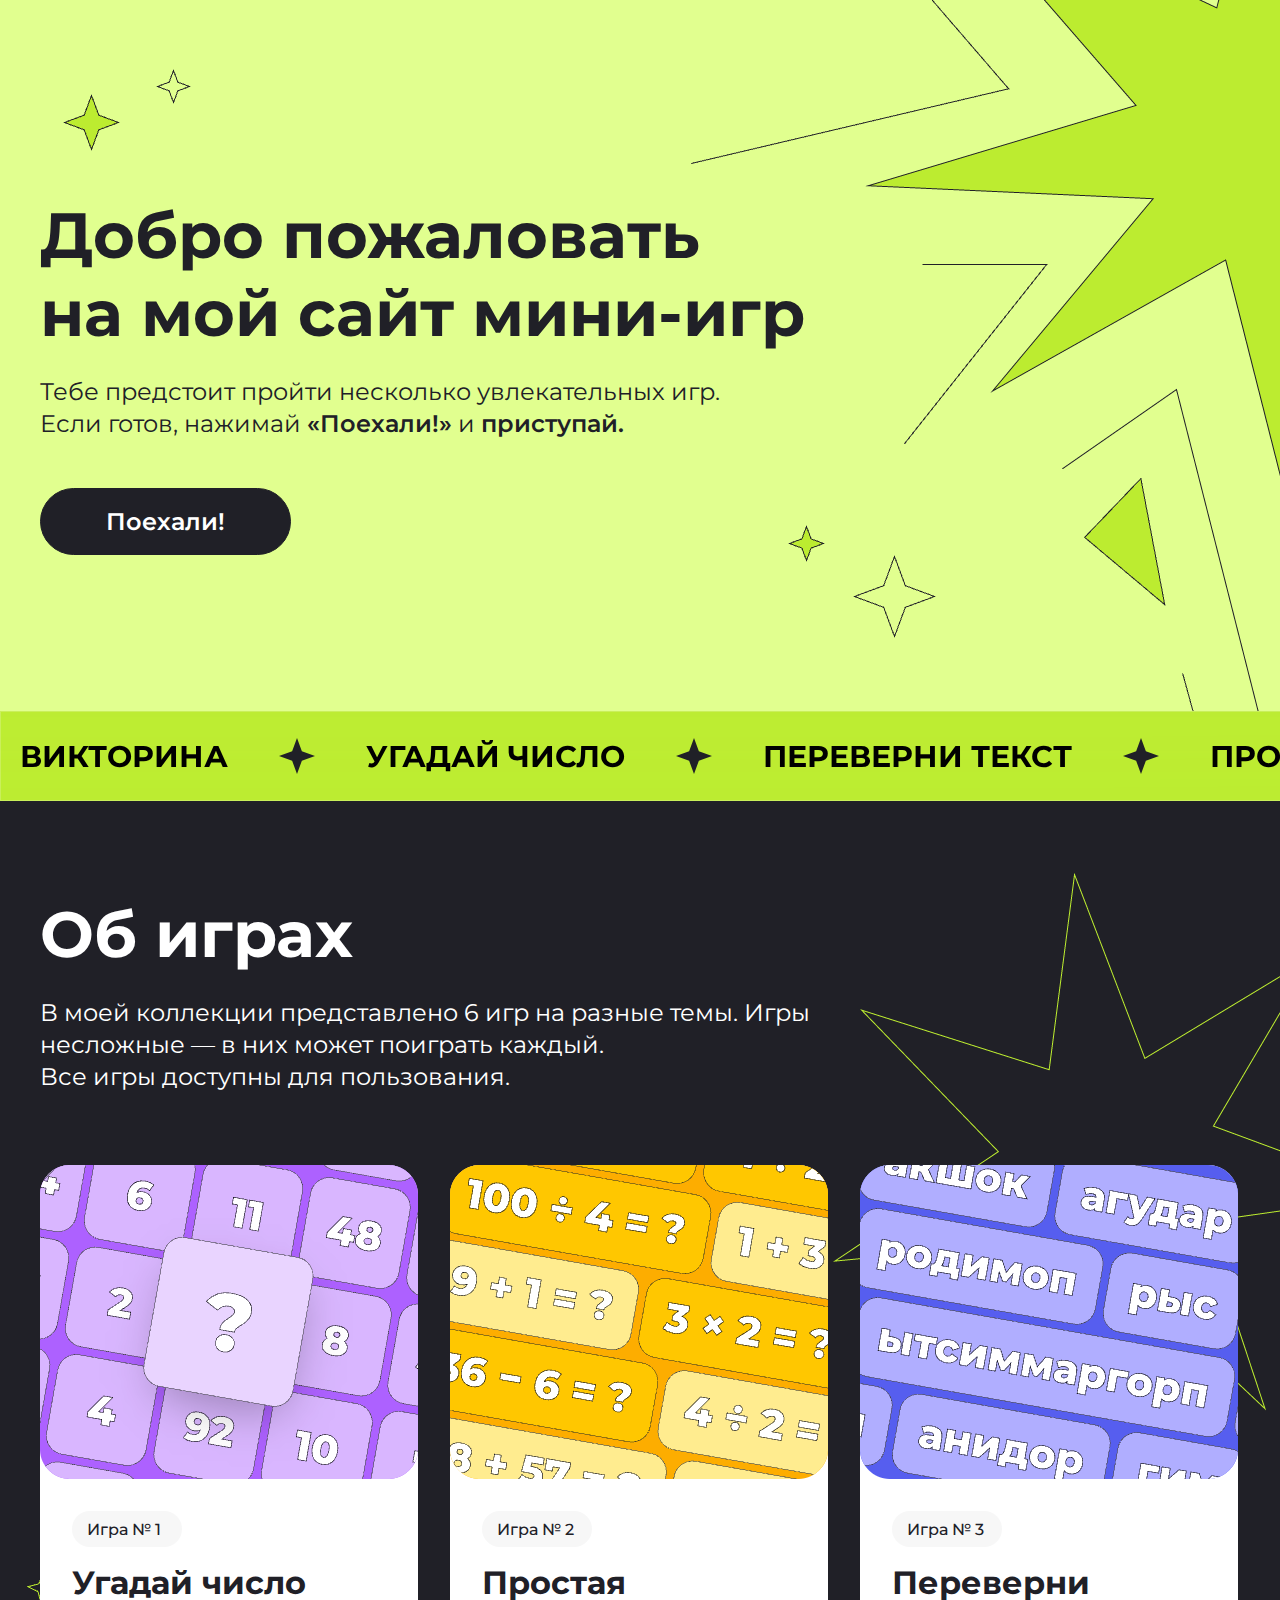
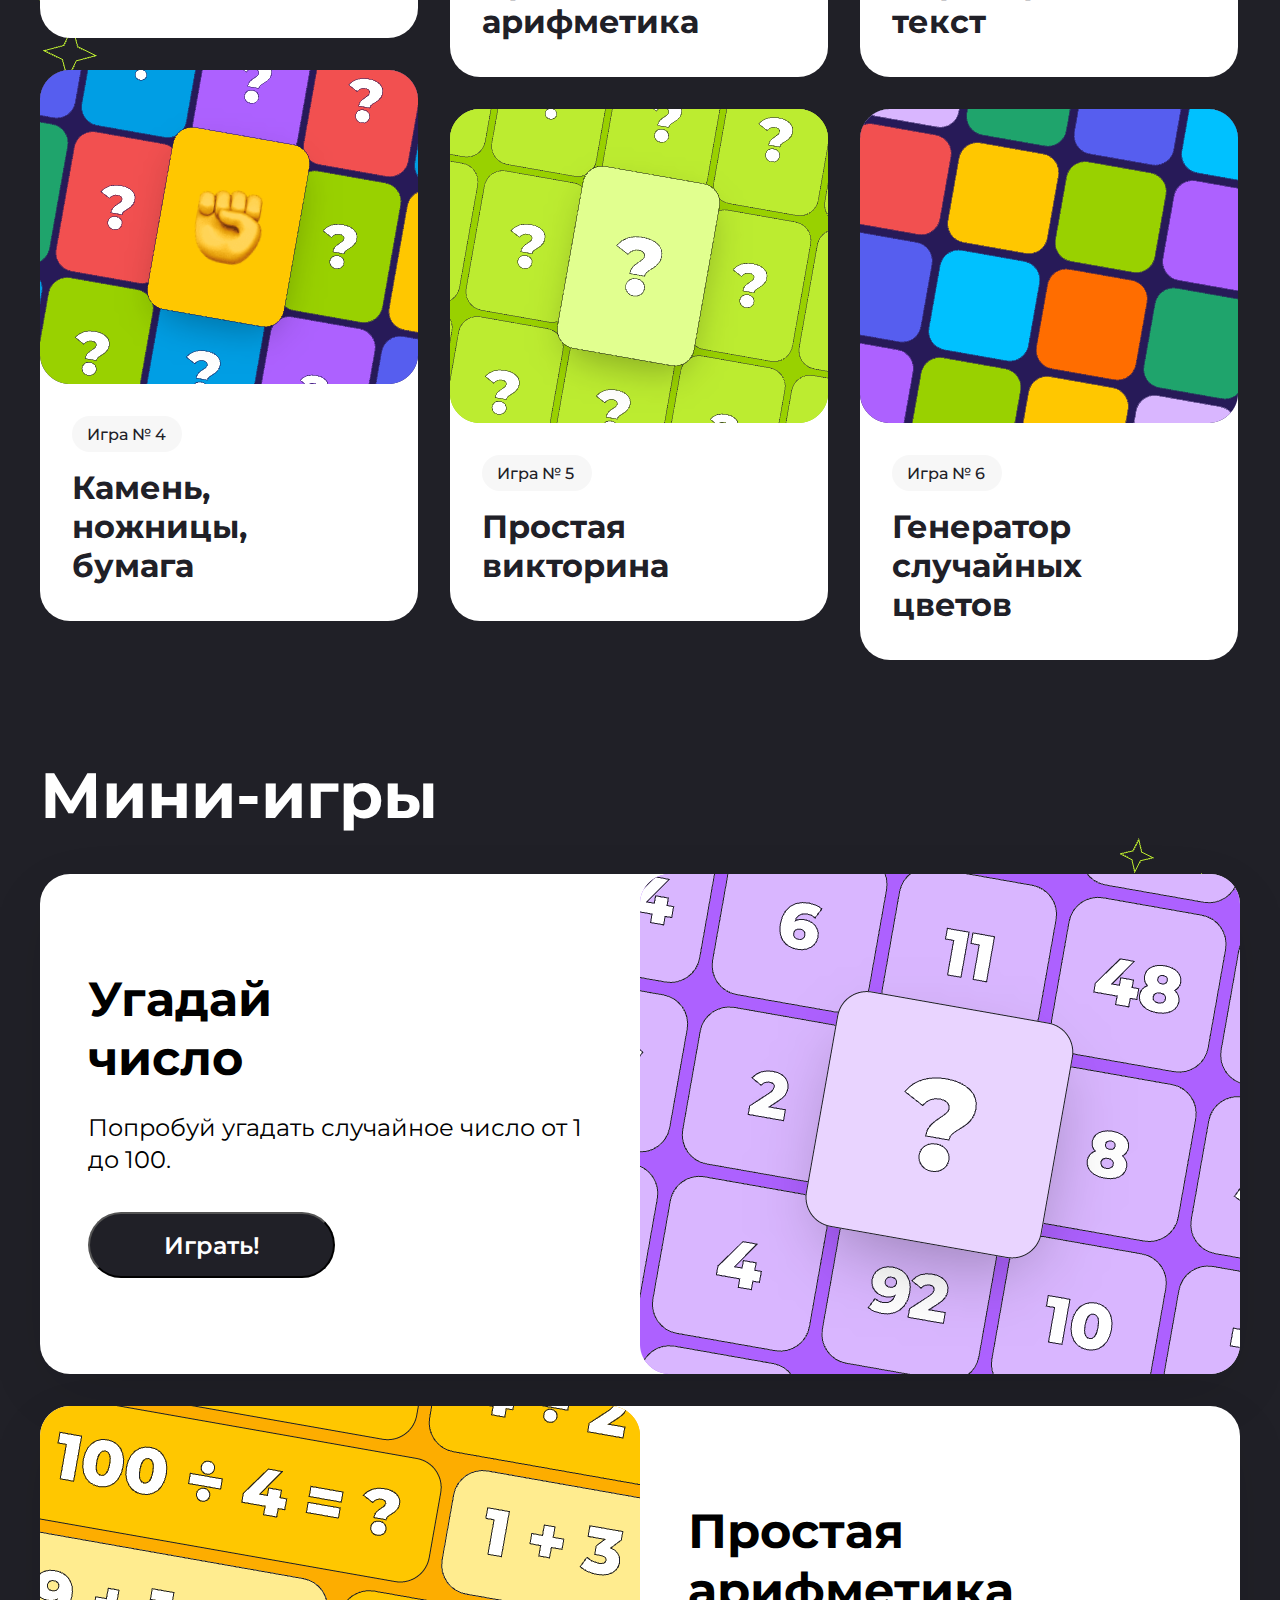
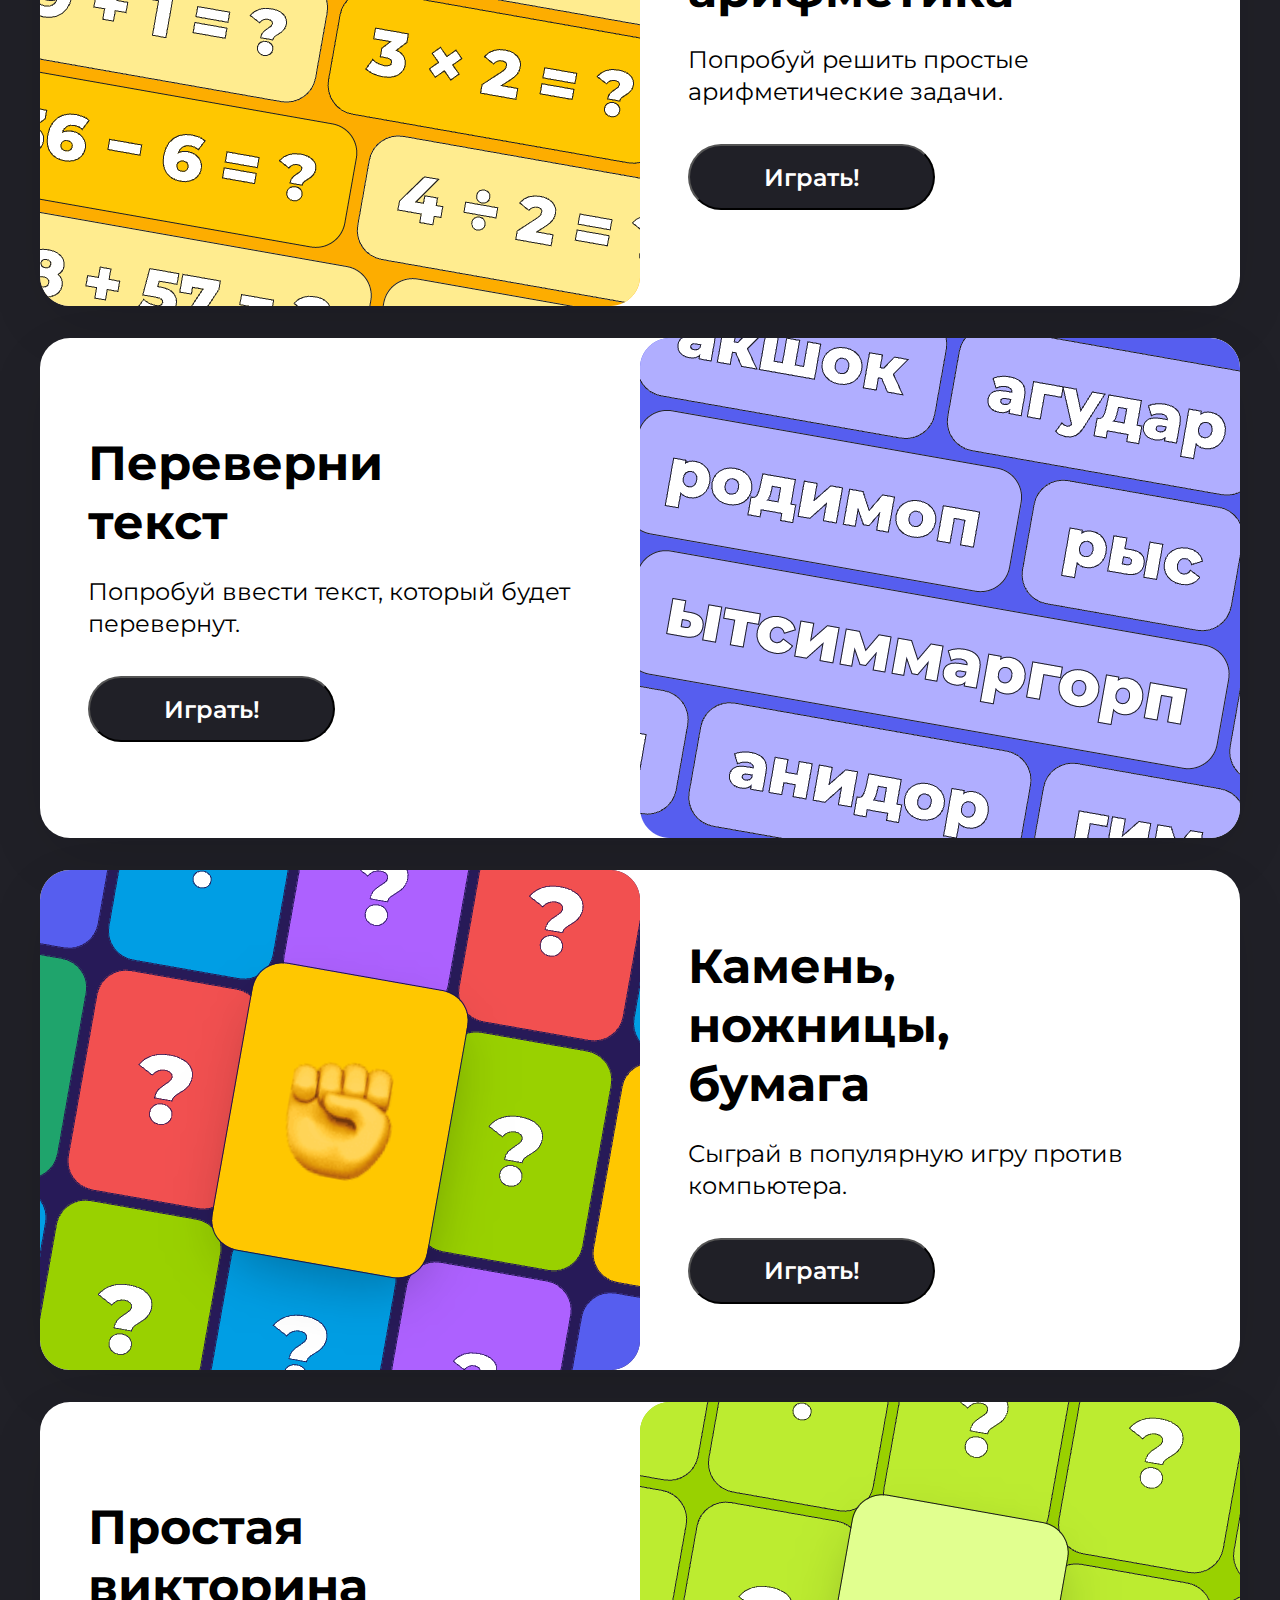
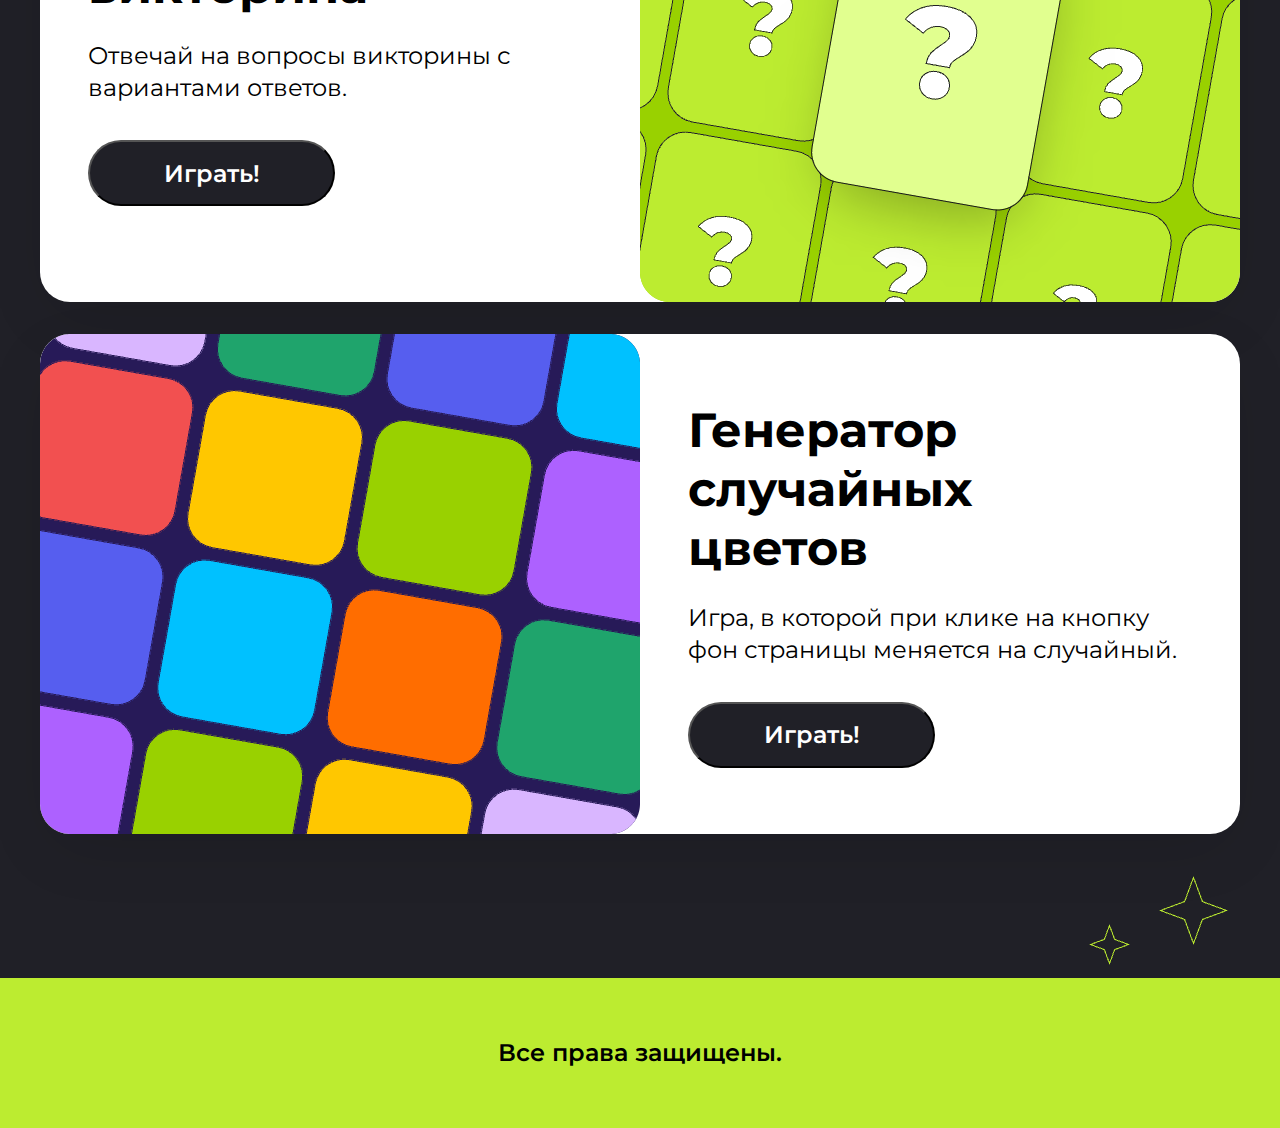
<file: index.html>
<!DOCTYPE html>
<html lang="en">

<head>
    <meta charset="UTF-8">
    <meta name="viewport" content="width=device-width, initial-scale=1.0">
    <link rel="preconnect" href="https://fonts.googleapis.com">
    <link rel="preconnect" href="https://fonts.gstatic.com" crossorigin>
    <link href="https://fonts.googleapis.com/css2?family=Montserrat:wght@100..900&display=swap" rel="stylesheet">
    <title>Мой сайт мини-игр</title>
    <link rel="stylesheet" href="styles/style.css">
</head>

<body>
    <header class="top center">
        <h1 class="top__title">Добро пожаловать<br>на мой сайт мини-игр</h1>
        <p class="top__text">Тебе предстоит пройти несколько увлекательных игр. Если готов, нажимай
            <a href="#" class="top__link">«Поехали!»</a>
            <span>и</span>
            <a href="#" class="top__link">приступай.</a>
        </p>

        <a href="#game-info" class="top__button">Поехали!</a>
        <a href="#game-box" class="top__button-mobile">Поехали!</a>

    </header>
    <div class="menu-container">
        <div class="menu">
            <p class="menu-item menu-item_first">Викторина</p> <img class="menu-img" src="./img/Star.svg"
                alt="Звездочка">
            <p class="menu-item">угадай число</p> <img class="menu-img" src="./img/Star.svg" alt="Звездочка">
            <p class="menu-item">Переверни текст</p> <img class="menu-img" src="./img/Star.svg" alt="Звездочка">
            <p class="menu-item">Простая арифметика</p> <img class="menu-img" src="./img/Star.svg" alt="Звездочка">
            <p class="menu-item">Камень, ножницы, бумага</p> <img class="menu-img" src="./img/Star.svg" alt="Звездочка">
            <p class="menu-item">Генератор случайных цветов</p> <img class="menu-img" src="./img/Star.svg"
                alt="Звездочка">            
        </div>
    </div>
    <section class="game-info center" id="game-info">
        <h2 class="game-info__title">Об играх</h2>
        <p class="game-info__text">В моей коллекции представлено 6 игр на разные темы. Игры несложные — в них может
            поиграть каждый.<br>Все игры доступны для пользования.</p>
        <div class="game-info__container">
            <div class="game-info__mini-game">
                <a class="game-info__link" href="#game-1">
                    <article class="mini-game">
                        <img class="mini-game__img" src="./img/game-1.png" alt="Угадай число">
                        <div class="mini-game__content">
                            <p class="mini-game__number">Игра № 1</p>
                            <h3 class="mini-game__name">Угадай число</h3>
                        </div>
                    </article>
                </a>
                <a class="game-info__link" href="#game-4">
                    <article class="mini-game">
                        <img class="mini-game__img" src="./img/game-4.png" alt="Угадай число">
                        <div class="mini-game__content">
                            <p class="mini-game__number">Игра № 4</p>
                            <h3 class="mini-game__name">Камень, ножницы, бумага</h3>
                        </div>
                    </article>
                </a>
            </div>
            <div class="game-info__mini-game">
                <a class="game-info__link" href="#game-2">
                    <article class="mini-game">
                        <img class="mini-game__img" src="./img/game-2.png" alt="Угадай число">
                        <div class="mini-game__content">
                            <p class="mini-game__number">Игра № 2</p>
                            <h3 class="mini-game__name">Простая арифметика</h3>
                        </div>
                    </article>
                </a>
                <a class="game-info__link" href="#game-5">
                    <article class="mini-game">
                        <img class="mini-game__img" src="./img/game-5.png" alt="Угадай число">
                        <div class="mini-game__content">
                            <p class="mini-game__number">Игра № 5</p>
                            <h3 class="mini-game__name">Простая викторина</h3>
                        </div>
                    </article>
                </a>
            </div>
            <div class="game-info__mini-game">
                <a class="game-info__link" href="#game-3">
                    <article class="mini-game">
                        <img class="mini-game__img" src="./img/game-3.png" alt="Угадай число">
                        <div class="mini-game__content">
                            <p class="mini-game__number">Игра № 3</p>
                            <h3 class="mini-game__name">Переверни текст</h3>
                        </div>
                    </article>
                </a>
                <a class="game-info__link" href="#game-6">
                    <article class="mini-game">
                        <img class="mini-game__img" src="./img/game-6.png" alt="Угадай число">
                        <div class="mini-game__content">
                            <p class="mini-game__number">Игра № 6</p>
                            <h3 class="mini-game__name">Генератор случайных цветов</h3>
                        </div>
                    </article>
                </a>
            </div>

        </div>
    </section>
    <section class="game-box center" id="game-box">
        <h2 class="game-box__title">Мини-игры</h2>
        <div class="game-box__container">
            <article class="game-card">
            <div class="game-card__content">
                <h3 class="game-card__title">Угадай число</h3>
                <p class="game-card__desc">Попробуй угадать случайное число от 1 до 100.</p>
                <button class="game-card__button" id="playGame-1">Играть!</button>
            </div>
            <div class="game-card__image" id="game-1">
                <img class="game-card__img" src="./img/game-1big.png" alt="Угадай число">
            </div>
        </article>
        <article class="game-card game-card_left">
            <div class="game-card__content">
                <h3 class="game-card__title">Простая арифметика</h3>
                <p class="game-card__desc">Попробуй решить простые арифметические задачи.</p>
                <button class="game-card__button" id="playGame-2">Играть!</button>
            </div>
            <div class="game-card__image" id="game-2">
                <img class="game-card__img" src="./img/game-2big.png" alt="Простая арифметика">
            </div>
        </article>
        <article class="game-card">
            <div class="game-card__content" id="game-3">
                <h3 class="game-card__title">Переверни текст</h3>
                <p class="game-card__desc">Попробуй ввести текст, который будет перевернут.</p>
                <button class="game-card__button" id="playGame-3">Играть!</button>
            </div>
            <div class="game-card__image">
                <img class="game-card__img" src="./img/game-3big.png" alt="Переверни текст">
            </div>
        </article>
        <article class="game-card game-card_left">
            <div class="game-card__content">
                <h3 class="game-card__title">Камень, ножницы, бумага</h3>
                <p class="game-card__desc">Сыграй в популярную игру против компьютера.</p>
                <button class="game-card__button" id="playGame-4">Играть!</button>
            </div>
            <div class="game-card__image" id="game-4">
                <img class="game-card__img" src="./img/game-4big.png" alt="Камень, ножницы, бумага">
            </div>
        </article>
        <article class="game-card">
            <div class="game-card__content">
                <h3 class="game-card__title">Простая викторина</h3>
                <p class="game-card__desc">Отвечай на вопросы викторины с вариантами ответов.</p>
                <button class="game-card__button" id="playGame-5">Играть!</button>
            </div>
            <div class="game-card__image" id="game-5">
                <img class="game-card__img" src="./img/game-5big.png" alt="Простая викторина">
            </div>
        </article>
        <article class="game-card game-card_left">
            <div class="game-card__content">
                <h3 class="game-card__title">Генератор случайных цветов</h3>
                <p class="game-card__desc">Игра, в которой при клике на кнопку фон страницы меняется на случайный.
                </p>
                <button class="game-card__button" id="playGame-6">Играть!</button>
            </div>
            <div class="game-card__image" id="game-6">
                <img class="game-card__img" src="./img/game-6big.png" alt="Генератор случайных цветов">
            </div>
        </article>
        </div>
    </section>
    <footer class="footer">
        <p class="footer__info">Все права защищены.</p>
    </footer>

    <script src="sripts/game1.js"></script>


</body>

</html>
</file>
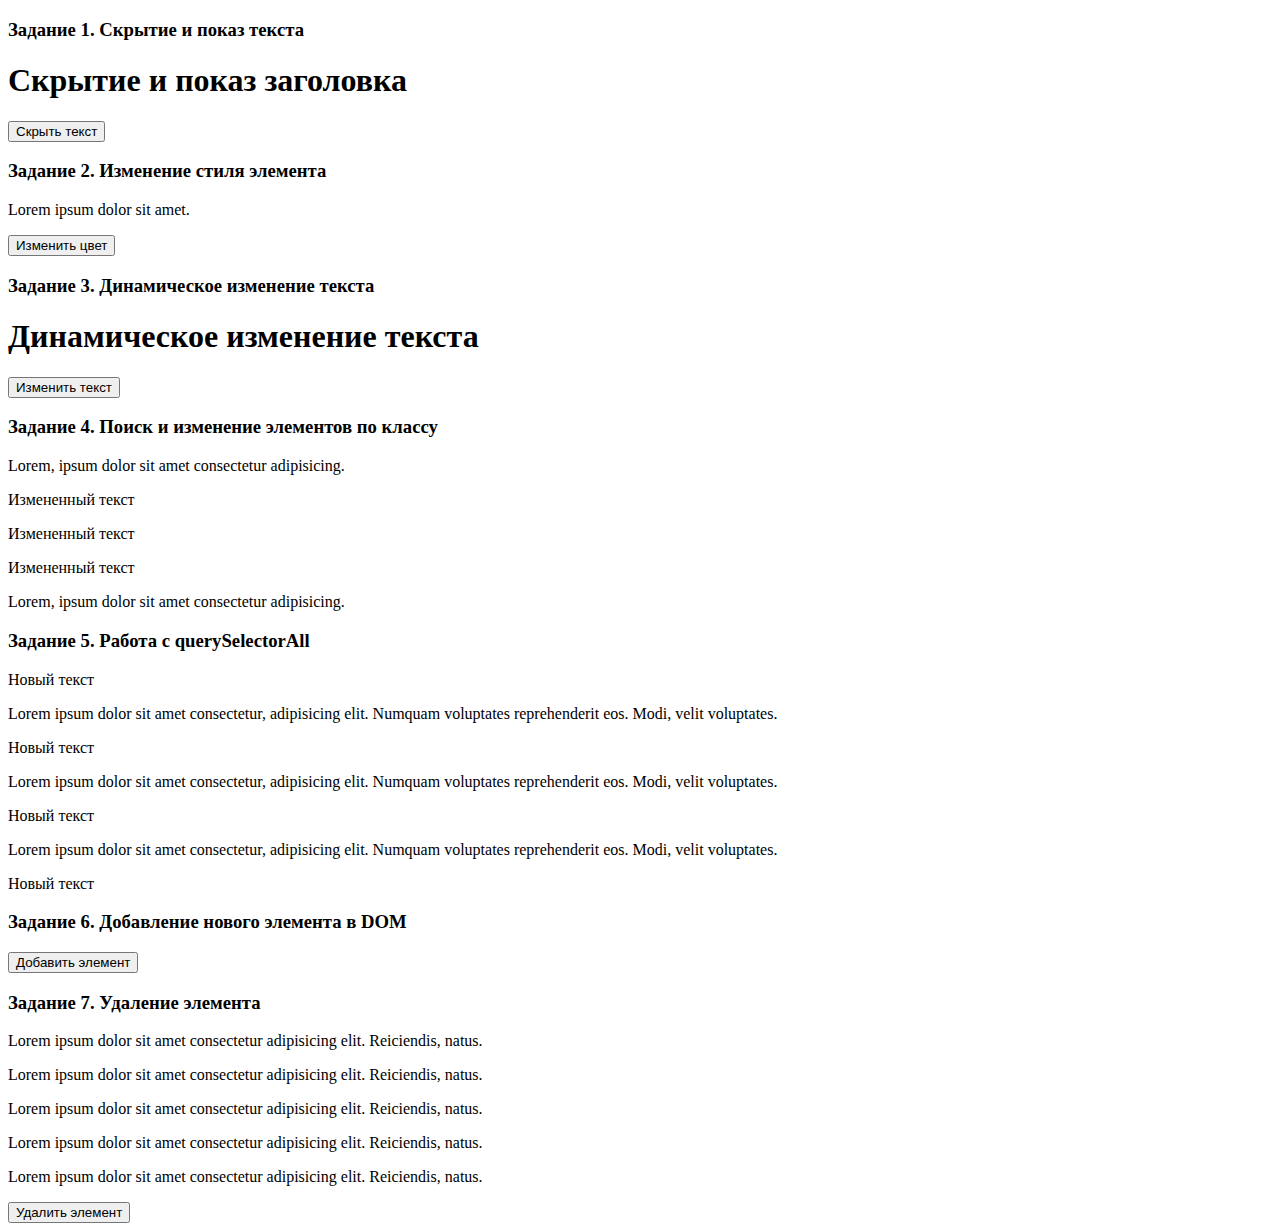
<file: viewing.html>
<!DOCTYPE html>
<html lang="en">
<head>
    <meta charset="UTF-8">
    <meta name="viewport" content="width=device-width, initial-scale=1.0">
    <title>Document</title>
</head>
<body>
    <div class="content1">
        <h3>Задание 1. Скрытие и показ текста</h3>
        <h1 class="title">Скрытие и показ заголовка</h1>
        <button class="btn">Скрыть текст</button>
    </div>

    <div class="content2">
        <h3>Задание 2. Изменение стиля элемента</h3>
        <p class="text2">Lorem ipsum dolor sit amet.</p>
        <button class="btn2">Изменить цвет</button>

    </div>

    <div class="content3">
        <h3>Задание 3. Динамическое изменение текста</h3>
        <h1 class="title3">Динамическое изменение текста</h1>
        <button class="btn3">Изменить текст</button>
    </div>

    <div class="content4">
        <h3>Задание 4. Поиск и изменение элементов по классу</h3>
        <p class="text4">Lorem, ipsum dolor sit amet consectetur adipisicing.</p>
        <p class="description4">Lorem, ipsum dolor sit amet consectetur adipisicing.</p>
        <p class="description4">Lorem, ipsum dolor sit amet consectetur adipisicing.</p>
        <p class="description4">Lorem, ipsum dolor sit amet consectetur adipisicing.</p>
        <p class="text4">Lorem, ipsum dolor sit amet consectetur adipisicing.</p>
    </div>

    <div class="content5">
        <h3>Задание 5. Работа с querySelectorAll</h3>
        <p class="description5">Lorem ipsum dolor sit amet consectetur, adipisicing elit. Numquam voluptates reprehenderit eos. Modi, velit voluptates.</p>
        <p class="text5">Lorem ipsum dolor sit amet consectetur, adipisicing elit. Numquam voluptates reprehenderit eos. Modi, velit voluptates.</p>
        <p class="description5">Lorem ipsum dolor sit amet consectetur, adipisicing elit. Numquam voluptates reprehenderit eos. Modi, velit voluptates.</p>
        <p class="text5">Lorem ipsum dolor sit amet consectetur, adipisicing elit. Numquam voluptates reprehenderit eos. Modi, velit voluptates.</p>
        <p class="description5">Lorem ipsum dolor sit amet consectetur, adipisicing elit. Numquam voluptates reprehenderit eos. Modi, velit voluptates.</p>
        <p class="text5">Lorem ipsum dolor sit amet consectetur, adipisicing elit. Numquam voluptates reprehenderit eos. Modi, velit voluptates.</p>
        <p class="description5">Lorem ipsum dolor sit amet consectetur, adipisicing elit. Numquam voluptates reprehenderit eos. Modi, velit voluptates.</p>
    </div>


    <div class="content6">
        <h3>Задание 6. Добавление нового элемента в DOM</h3>
        <button class="btn6">Добавить элемент</button>
    </div>

    <div class="content7">
        <h3>Задание 7. Удаление элемента</h3>
        <p class="description7">Lorem ipsum dolor sit amet consectetur adipisicing elit. Reiciendis, natus.</p>
        <p class="description7">Lorem ipsum dolor sit amet consectetur adipisicing elit. Reiciendis, natus.</p>
        <p class="text7">Lorem ipsum dolor sit amet consectetur adipisicing elit. Reiciendis, natus.</p>
        <p class="text7">Lorem ipsum dolor sit amet consectetur adipisicing elit. Reiciendis, natus.</p>
        <p class="description7">Lorem ipsum dolor sit amet consectetur adipisicing elit. Reiciendis, natus.</p>
        <button class="btn7">Удалить элемент</button>
    </div>
    <script src="sripts/hw-8.js"></script>
</body>
</html>
</file>
<file: styles/style.css>
* {
  margin: 0;
  padding: 0;
  box-sizing: border-box;
}

html {
  scroll-behavior: smooth;
}

body {
  font-family: "Montserrat", sans-serif;
}

.center {
  padding-left: calc(50% - 600px);
  padding-right: calc(50% - 600px);
}

a {
  text-decoration: none;
}

h3 {
  max-width: 300px;
}

.top {
  padding-top: 196px;
  padding-bottom: 156px;
  background-color: rgb(225, 255, 143);
  background-image: url(../img/star_big.png), url(../img/Star-2.png), url(../img/Star-3.png);
  background-repeat: no-repeat;
  background-position: calc(100% + 486px) -323px, 63px 69px, calc(100% - 344px) 525px;
}
.top__title {
  font-size: 64px;
  font-weight: 700;
  line-height: 78px;
  letter-spacing: 0px;
  color: rgb(32, 32, 39);
  padding-bottom: 24px;
}
.top__text {
  font-size: 24px;
  font-weight: 400;
  line-height: 32px;
  color: rgb(32, 32, 39);
  max-width: 720px;
}
.top__link {
  font-size: 24px;
  font-weight: 600;
  line-height: 32px;
  color: rgb(32, 32, 39);
}
.top__button {
  display: inline-flex;
  align-items: center;
  justify-content: center;
  margin-top: 48px;
  box-sizing: border-box;
  border: 1px solid rgb(32, 32, 39);
  border-radius: 60px;
  background: rgb(32, 32, 39);
  padding: 18px 65px;
  text-align: center;
  color: rgb(255, 255, 255);
  font-family: inherit;
  font-size: 24px;
  font-weight: 600;
  cursor: pointer;
  transition: all 0.3s ease;
}
.top__button-mobile {
  display: none;
}
.top__button:hover {
  background: rgb(255, 255, 255);
  color: rgb(32, 32, 39);
}

.menu {
  height: 90px;
  display: inline-flex;
  flex-direction: row;
  align-items: center;
  box-sizing: border-box;
  border: 1px solid rgba(255, 255, 255, 0.2);
  -webkit-backdrop-filter: blur(50px);
          backdrop-filter: blur(50px);
  white-space: nowrap;
  animation: scroll-left 10s linear infinite;
}
.menu-container {
  width: 100%;
  overflow: hidden;
  background-color: rgb(188, 236, 48);
  position: relative;
}
.menu-item {
  font-size: 30px;
  font-weight: 700;
  text-transform: uppercase;
  padding: 27px 51px;
  white-space: nowrap;
}
.menu-item_first {
  padding-left: 19px;
}
.menu-img {
  width: 36px;
  height: 36px;
}

@keyframes scroll-left {
  from {
    transform: translateX(0%);
  }
  to {
    transform: translateX(-100%);
  }
}
.game-info {
  background-color: rgb(32, 32, 39);
  padding-bottom: 50px;
  background-image: url(../img/star_minigame.png), url(../img/Star-4mg.png);
  background-repeat: no-repeat;
  background-position: calc(100% + 120px) 72px, 25px 770px;
}
.game-info__title {
  font-size: 64px;
  font-weight: 700;
  line-height: 78px;
  padding-top: 94px;
  color: rgb(255, 255, 255);
}
.game-info__text {
  font-size: 24px;
  font-weight: 400;
  line-height: 32px;
  letter-spacing: 0px;
  color: rgb(255, 255, 255);
  padding-top: 24px;
  max-width: 772px;
}
.game-info__container {
  padding-top: 72px;
  display: grid;
  grid-template-columns: repeat(12, 1fr);
  gap: 32px;
}
.game-info__mini-game {
  display: flex;
  flex-direction: column;
  gap: 32px;
}
.game-info__link:hover {
  transform: scale(1.07);
  transition: 1s;
  cursor: pointer;
}

.mini-game {
  display: grid;
  grid-column: span 4;
  display: flex;
  flex-direction: column;
  background-color: rgb(255, 255, 255);
  border-radius: 30px;
  cursor: pointer;
  transition: min-height 0.3s ease;
}
.mini-game__content {
  padding-top: 32px;
  padding-left: 32px;
  padding-right: 32px;
  padding-bottom: 36px;
}
.mini-game__number {
  font-size: 16px;
  font-weight: 500;
  color: rgb(32, 32, 39);
  font-family: inherit;
  box-sizing: border-box;
  width: 110px;
  height: 36px;
  border-radius: 52.58px;
  background: rgb(247, 247, 247);
  padding: 9px 15px;
}
.mini-game__name {
  font-size: 32px;
  font-weight: 700;
  line-height: 39px;
  letter-spacing: 0px;
  color: rgb(32, 32, 39);
  font-family: inherit;
  padding-top: 16px;
}

.game-box {
  background-color: rgb(32, 32, 39);
  padding-bottom: 144px;
  background-image: url(../img/Star-5game.png), url(../img/Star-6bottom.png);
  background-repeat: no-repeat;
  background-position: calc(100% - 44px) 126px, calc(100% - 52px) 3366px;
}
.game-box__title {
  font-size: 64px;
  font-weight: 700;
  line-height: 78px;
  color: rgb(255, 255, 255);
  padding-top: 46px;
  padding-bottom: 40px;
}
.game-box__container {
  display: flex;
  flex-direction: column;
  row-gap: 32px;
}

.game-card {
  width: 100%;
  height: 500px;
  display: flex;
  border-radius: 30px;
  box-shadow: 0px 20px 67px -12px rgba(0, 0, 0, 0.13);
  background: rgb(255, 255, 255);
  overflow: hidden;
}
.game-card_left {
  flex-direction: row-reverse;
}
.game-card__content {
  flex: 0 0 50%;
  display: flex;
  flex-direction: column;
  justify-content: center;
  padding: 48px;
}
.game-card__title {
  font-size: 48px;
  font-weight: 700;
  line-height: 59px;
  padding-bottom: 24px;
}
.game-card__desc {
  font-size: 24px;
  font-weight: 400;
  line-height: 32px;
  padding-bottom: 36px;
}
.game-card__button {
  width: 247px;
  height: 66px;
  border-radius: 60px;
  background: rgb(32, 32, 39);
  font-size: 24px;
  font-weight: 600;
  color: rgb(255, 255, 255);
  font-family: inherit;
  cursor: pointer;
  transition: all 0.3s ease;
}
.game-card__button:hover {
  background: rgb(255, 255, 255);
  color: rgb(32, 32, 39);
}
.game-card__image {
  flex: 0 0 50%;
  display: flex;
  align-items: center;
  justify-content: center;
  overflow: hidden;
}
.game-card__img {
  width: 100%;
  height: 100%;
  -o-object-fit: cover;
     object-fit: cover;
}

.footer {
  height: 150px;
  background-color: rgb(188, 236, 48);
}
.footer__info {
  font-size: 24px;
  font-weight: 600;
  line-height: 29px;
  text-align: center;
  padding-top: 60px;
}

@media (max-width: 1024px) {
  .center {
    padding-left: calc(50% - 393px);
    padding-right: calc(50% - 393px);
  }
  .top {
    background-image: url(../img/star_mob.png), url(../img/Star-2.png), url(../img/Star-3.png);
    background-repeat: no-repeat;
    background-position: 100% 0px, 63px 69px, calc(100% - 344px) 525px;
  }
  .top__title {
    font-size: 56px;
    line-height: 68px;
  }
  .top__text {
    font-size: 22px;
    line-height: 30px;
  }
  .top__link {
    font-size: 22px;
    line-height: 30px;
  }
  .menu {
    height: 68px;
  }
  .menu-item {
    font-size: 24px;
    padding: 16px 27px;
  }
  .menu-item_first {
    padding-left: 17px;
  }
  .menu-img {
    width: 20px;
    height: 20px;
  }
  .game-info {
    display: none;
  }
  .mini-game {
    grid-column: span 4;
  }
  .mini-game__content {
    padding: 24px;
  }
  .mini-game__name {
    font-size: 28px;
    line-height: 34px;
  }
  .game-box {
    padding-bottom: 60px;
    background-position: calc(100% - 30px) 105px, calc(100% - 5px) 3010px;
  }
  .game-box__title {
    font-size: 56px;
    line-height: 68px;
  }
  .game-card {
    height: 450px;
  }
  .game-card__title {
    font-size: 36px;
    line-height: 44px;
    padding-bottom: 18px;
  }
  .game-card__desc {
    font-size: 20px;
    line-height: 28px;
    padding-bottom: 28px;
  }
  .game-card__button {
    width: 100%;
  }
}
@media (max-width: 833px) {
  .center {
    padding-left: 24px;
    padding-right: 24px;
  }
  .top__title {
    font-size: 48px;
    line-height: 58px;
  }
  .top__text {
    font-size: 20px;
    line-height: 28px;
  }
  .top__link {
    font-size: 20px;
    line-height: 28px;
  }
  .game-info {
    display: none;
  }
  .mini-game__content {
    padding: 20px;
  }
  .mini-game__name {
    font-size: 24px;
    line-height: 30px;
    padding-top: 12px;
  }
  .mini-game__number {
    font-size: 14px;
    width: 100px;
    height: 32px;
    padding: 7px 12px;
  }
  .game-box {
    background-image: none;
  }
  .game-card {
    flex-direction: column;
    height: auto;
  }
  .game-card_left {
    flex-direction: column;
  }
  .game-card__content {
    padding: 32px;
    order: 2;
  }
  .game-card__title {
    max-width: 100%;
  }
  .game-card__image {
    height: 300px;
    order: 1;
  }
  .game-card__content,
  .game-card__image {
    flex: 0 0 100%;
  }
}
@media (max-width: 767px) and (hover: none) {
  .top__button:hover,
  .game-card__button:hover {
    background: rgb(32, 32, 39);
    color: rgb(255, 255, 255);
  }
  .mini-game:hover {
    transform: none;
    transition: none;
  }
}
@media (max-width: 767px) {
  .center {
    padding-left: 16px;
    padding-right: 16px;
  }
  .button {
    width: 285px;
    height: 55px;
    font-size: 16px;
    align-self: center;
  }
  .top {
    padding-top: 147px;
    padding-bottom: 131px;
    display: flex;
    flex-direction: column;
    align-items: center;
    text-align: center;
    background-image: url(../img/star_mob.png), url(../img/Star-2mob.png), url(../img/Star-3mob.png);
    background-repeat: no-repeat;
    background-position: 100% 0px, 37px 64px, calc(100% - 34px) 557px;
  }
  .top__title {
    font-size: 40px;
    line-height: 49px;
  }
  .top__text {
    font-size: 16px;
    line-height: 20px;
  }
  .top__link {
    font-size: 16px;
    line-height: 20px;
  }
  .top__button {
    display: none;
  }
  .top__button-mobile {
    display: inline-flex;
    align-items: center;
    justify-content: center;
    margin-top: 36px;
    box-sizing: border-box;
    border: 1px solid rgb(32, 32, 39);
    border-radius: 60px;
    background: rgb(32, 32, 39);
    padding: 16px 103px;
    text-align: center;
    color: rgb(255, 255, 255);
    font-family: inherit;
    max-width: 285px;
    margin-left: 29px;
    margin-right: 29px;
    font-size: 16px;
    font-weight: 600;
    line-height: 141.69%;
    letter-spacing: 0%;
    cursor: pointer;
    transition: all 0.3s ease;
  }
  .menu {
    height: 50px;
  }
  .menu-item {
    font-size: 16px;
    line-height: 110%;
    padding: 16px 27px;
  }
  .menu-item_first {
    padding-left: 17px;
  }
  .menu-img {
    width: 20px;
    height: 20px;
  }
  .game-info {
    display: none;
  }
  .game-box {
    background-image: none;
    padding-bottom: 10px;
  }
  .game-box__title {
    font-size: 40px;
    line-height: 49px;
    padding-bottom: 48px;
  }
  .game-box__container {
    row-gap: 24px;
  }
  .game-card {
    height: 100%;
    width: 100%;
    position: relative;
    display: flex;
    justify-content: flex-end;
    align-items: center;
    overflow: hidden;
  }
  .game-card__content {
    padding: 29px;
    height: 50%;
    display: flex;
    flex-direction: column;
    justify-content: space-between;
  }
  .game-card__image {
    height: 50%;
    width: 100%;
  }
  .game-card__img {
    width: 100%;
    height: 100%;
    display: block;
    -o-object-fit: cover;
       object-fit: cover;
  }
  .game-card__title {
    font-size: 32px;
    line-height: 39px;
    padding-bottom: 16px;
  }
  .game-card__desc {
    font-size: 16px;
    line-height: 20px;
    padding-bottom: 32px;
  }
  .game-card__button {
    width: 100%;
    height: 55px;
    font-size: 16px;
    line-height: 141.69%;
    letter-spacing: 0%;
  }
  .footer {
    height: 100px;
  }
  .footer__info {
    padding-top: 40px;
    padding-bottom: 40px;
    font-size: 16px;
    line-height: 20px;
  }
}/*# sourceMappingURL=style.css.map */
</file>
